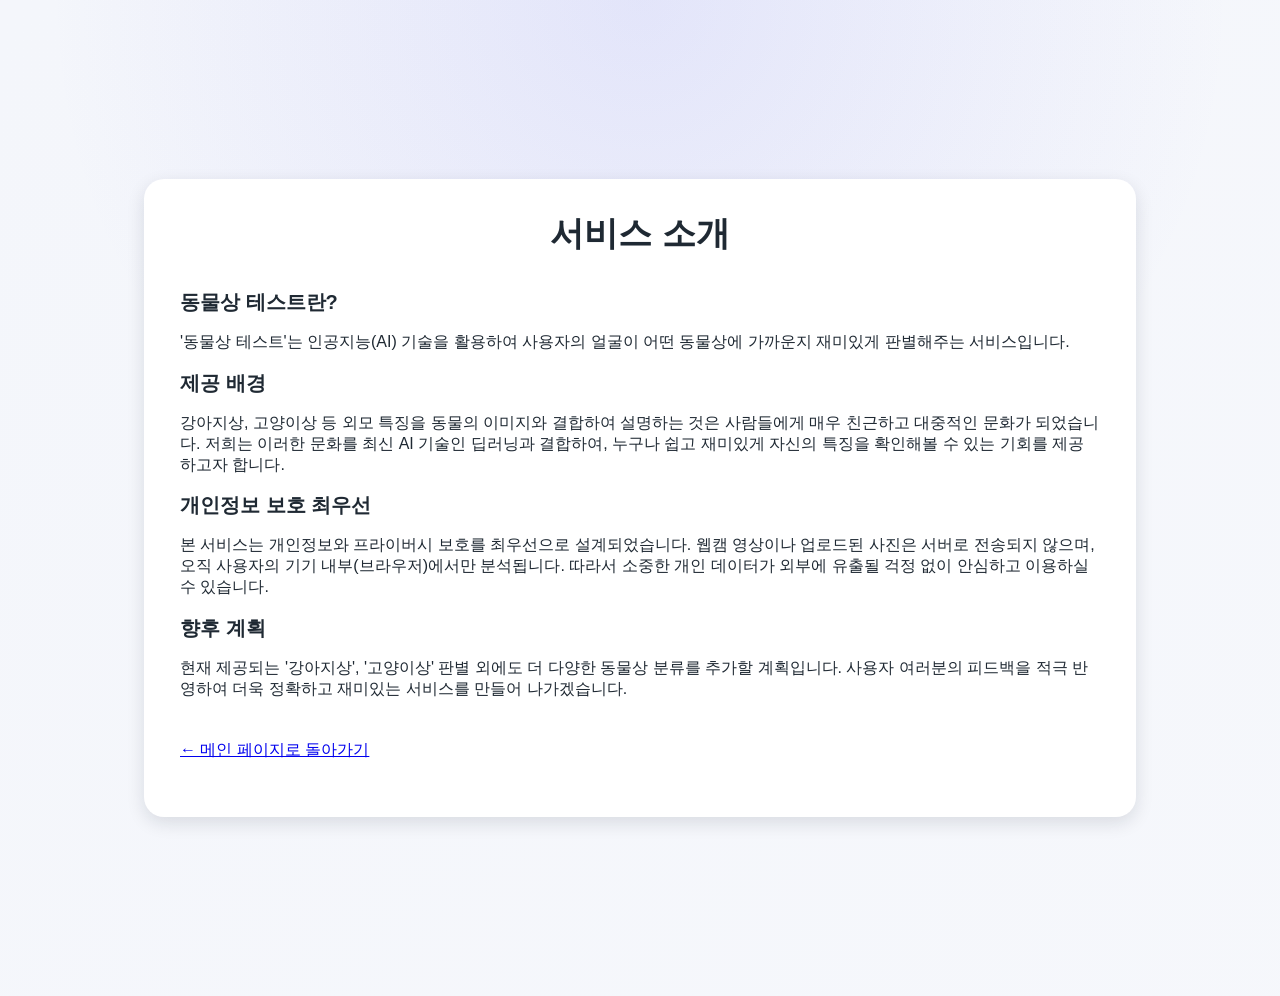
<file: about.html>
<!DOCTYPE html>
<html lang="ko">
<head>
  <meta charset="UTF-8">
  <meta name="viewport" content="width=device-width, initial-scale=1.0">
  <meta name="google-adsense-account" content="ca-pub-6574337438506119">
  <script async src="https://pagead2.googlesyndication.com/pagead/js/adsbygoogle.js?client=ca-pub-6574337438506119" crossorigin="anonymous"></script>
  <title>소개 - 동물상 테스트</title>
  <link rel="stylesheet" href="style.css">
</head>
<body>
  <div class="container">
    <div class="header">
      <h1>서비스 소개</h1>
    </div>
    <div class="content" style="text-align: left;">
      <h2>동물상 테스트란?</h2>
      <p>'동물상 테스트'는 인공지능(AI) 기술을 활용하여 사용자의 얼굴이 어떤 동물상에 가까운지 재미있게 판별해주는 서비스입니다.</p>
      
      <h2>제공 배경</h2>
      <p>강아지상, 고양이상 등 외모 특징을 동물의 이미지와 결합하여 설명하는 것은 사람들에게 매우 친근하고 대중적인 문화가 되었습니다. 저희는 이러한 문화를 최신 AI 기술인 딥러닝과 결합하여, 누구나 쉽고 재미있게 자신의 특징을 확인해볼 수 있는 기회를 제공하고자 합니다.</p>
      
      <h2>개인정보 보호 최우선</h2>
      <p>본 서비스는 개인정보와 프라이버시 보호를 최우선으로 설계되었습니다. 웹캠 영상이나 업로드된 사진은 서버로 전송되지 않으며, 오직 사용자의 기기 내부(브라우저)에서만 분석됩니다. 따라서 소중한 개인 데이터가 외부에 유출될 걱정 없이 안심하고 이용하실 수 있습니다.</p>
      
      <h2>향후 계획</h2>
      <p>현재 제공되는 '강아지상', '고양이상' 판별 외에도 더 다양한 동물상 분류를 추가할 계획입니다. 사용자 여러분의 피드백을 적극 반영하여 더욱 정확하고 재미있는 서비스를 만들어 나가겠습니다.</p>
      
      <p style="margin-top: 40px;"><a href="index.html">← 메인 페이지로 돌아가기</a></p>
    </div>
  </div>
</body>
</html>
</file>
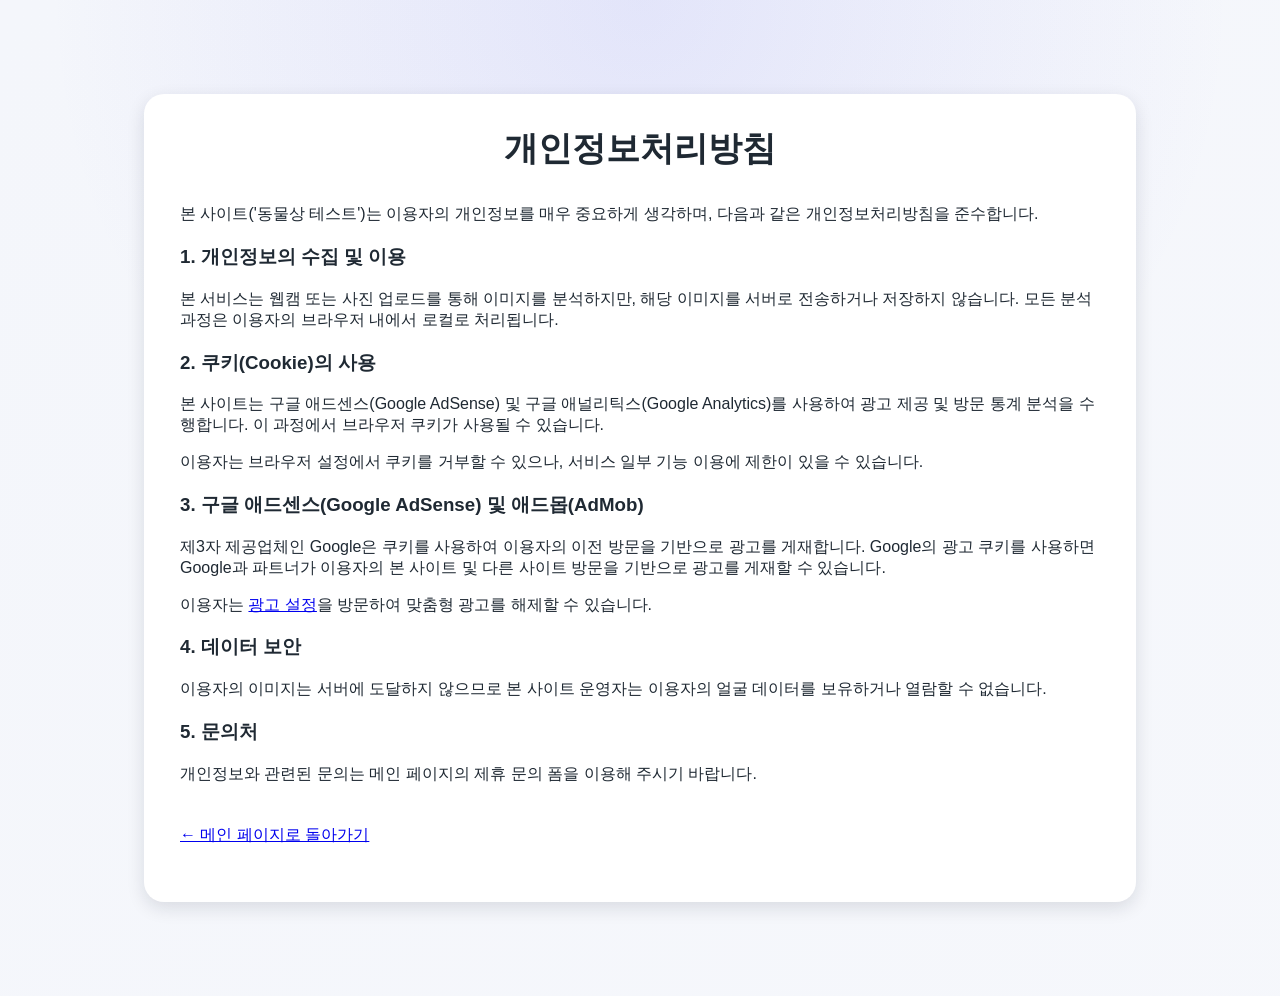
<file: privacy.html>
<!DOCTYPE html>
<html lang="ko">
<head>
  <meta charset="UTF-8">
  <meta name="viewport" content="width=device-width, initial-scale=1.0">
  <meta name="google-adsense-account" content="ca-pub-6574337438506119">
  <script async src="https://pagead2.googlesyndication.com/pagead/js/adsbygoogle.js?client=ca-pub-6574337438506119" crossorigin="anonymous"></script>
  <title>개인정보처리방침 - 동물상 테스트</title>
  <link rel="stylesheet" href="style.css">
</head>
<body>
  <div class="container">
    <div class="header">
      <h1>개인정보처리방침</h1>
    </div>
    <div class="content" style="text-align: left;">
      <p>본 사이트('동물상 테스트')는 이용자의 개인정보를 매우 중요하게 생각하며, 다음과 같은 개인정보처리방침을 준수합니다.</p>
      
      <h3>1. 개인정보의 수집 및 이용</h3>
      <p>본 서비스는 웹캠 또는 사진 업로드를 통해 이미지를 분석하지만, 해당 이미지를 서버로 전송하거나 저장하지 않습니다. 모든 분석 과정은 이용자의 브라우저 내에서 로컬로 처리됩니다.</p>
      
      <h3>2. 쿠키(Cookie)의 사용</h3>
      <p>본 사이트는 구글 애드센스(Google AdSense) 및 구글 애널리틱스(Google Analytics)를 사용하여 광고 제공 및 방문 통계 분석을 수행합니다. 이 과정에서 브라우저 쿠키가 사용될 수 있습니다.</p>
      <p>이용자는 브라우저 설정에서 쿠키를 거부할 수 있으나, 서비스 일부 기능 이용에 제한이 있을 수 있습니다.</p>
      
      <h3>3. 구글 애드센스(Google AdSense) 및 애드몹(AdMob)</h3>
      <p>제3자 제공업체인 Google은 쿠키를 사용하여 이용자의 이전 방문을 기반으로 광고를 게재합니다. Google의 광고 쿠키를 사용하면 Google과 파트너가 이용자의 본 사이트 및 다른 사이트 방문을 기반으로 광고를 게재할 수 있습니다.</p>
      <p>이용자는 <a href="https://adssettings.google.com/authenticated">광고 설정</a>을 방문하여 맞춤형 광고를 해제할 수 있습니다.</p>
      
      <h3>4. 데이터 보안</h3>
      <p>이용자의 이미지는 서버에 도달하지 않으므로 본 사이트 운영자는 이용자의 얼굴 데이터를 보유하거나 열람할 수 없습니다.</p>
      
      <h3>5. 문의처</h3>
      <p>개인정보와 관련된 문의는 메인 페이지의 제휴 문의 폼을 이용해 주시기 바랍니다.</p>
      
      <p style="margin-top: 40px;"><a href="index.html">← 메인 페이지로 돌아가기</a></p>
    </div>
  </div>
</body>
</html>
</file>
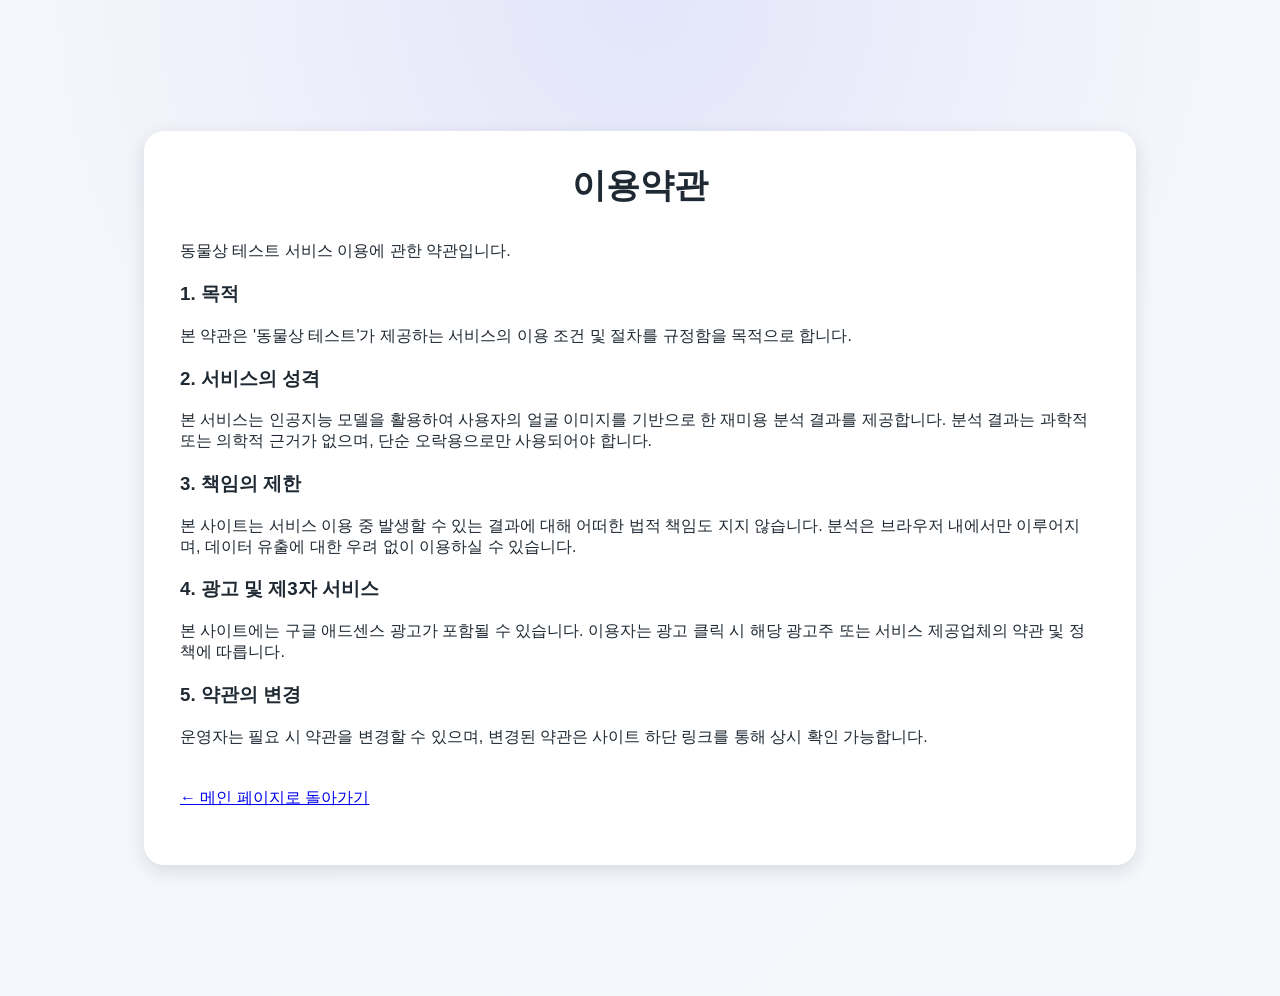
<file: terms.html>
<!DOCTYPE html>
<html lang="ko">
<head>
  <meta charset="UTF-8">
  <meta name="viewport" content="width=device-width, initial-scale=1.0">
  <meta name="google-adsense-account" content="ca-pub-6574337438506119">
  <script async src="https://pagead2.googlesyndication.com/pagead/js/adsbygoogle.js?client=ca-pub-6574337438506119" crossorigin="anonymous"></script>
  <title>이용약관 - 동물상 테스트</title>
  <link rel="stylesheet" href="style.css">
</head>
<body>
  <div class="container">
    <div class="header">
      <h1>이용약관</h1>
    </div>
    <div class="content" style="text-align: left;">
      <p>동물상 테스트 서비스 이용에 관한 약관입니다.</p>
      
      <h3>1. 목적</h3>
      <p>본 약관은 '동물상 테스트'가 제공하는 서비스의 이용 조건 및 절차를 규정함을 목적으로 합니다.</p>
      
      <h3>2. 서비스의 성격</h3>
      <p>본 서비스는 인공지능 모델을 활용하여 사용자의 얼굴 이미지를 기반으로 한 재미용 분석 결과를 제공합니다. 분석 결과는 과학적 또는 의학적 근거가 없으며, 단순 오락용으로만 사용되어야 합니다.</p>
      
      <h3>3. 책임의 제한</h3>
      <p>본 사이트는 서비스 이용 중 발생할 수 있는 결과에 대해 어떠한 법적 책임도 지지 않습니다. 분석은 브라우저 내에서만 이루어지며, 데이터 유출에 대한 우려 없이 이용하실 수 있습니다.</p>
      
      <h3>4. 광고 및 제3자 서비스</h3>
      <p>본 사이트에는 구글 애드센스 광고가 포함될 수 있습니다. 이용자는 광고 클릭 시 해당 광고주 또는 서비스 제공업체의 약관 및 정책에 따릅니다.</p>
      
      <h3>5. 약관의 변경</h3>
      <p>운영자는 필요 시 약관을 변경할 수 있으며, 변경된 약관은 사이트 하단 링크를 통해 상시 확인 가능합니다.</p>
      
      <p style="margin-top: 40px;"><a href="index.html">← 메인 페이지로 돌아가기</a></p>
    </div>
  </div>
</body>
</html>
</file>
<file: style.css>
:root {
    --bg: #f4f6fb;
    --text: #1f2933;
    --card: #ffffff;
    --muted: #6b7280;
    --button-bg: #4CAF50;
    --button-bg-hover: #45a049;
    --button-text: #ffffff;
    --shadow: 0 6px 18px rgba(15, 23, 42, 0.12);
    --number-text: #111111;
}

body[data-theme="dark"] {
    --bg: #0f172a;
    --text: #e2e8f0;
    --card: #111827;
    --muted: #94a3b8;
    --button-bg: #22c55e;
    --button-bg-hover: #16a34a;
    --button-text: #0b1120;
    --shadow: 0 10px 24px rgba(0, 0, 0, 0.45);
    --number-text: #0b0b0b;
}

body {
    font-family: sans-serif;
    display: flex;
    justify-content: center;
    align-items: center;
    min-height: 100vh;
    background: radial-gradient(circle at top, rgba(99, 102, 241, 0.12), transparent 50%),
        linear-gradient(135deg, var(--bg), color-mix(in srgb, var(--bg) 85%, #ffffff));
    color: var(--text);
    transition: background-color 0.25s ease, color 0.25s ease;
    padding: 40px 16px;
}

.container {
    text-align: center;
    padding: 32px 36px 40px;
    background-color: var(--card);
    border-radius: 20px;
    box-shadow: var(--shadow);
    width: min(920px, 100%);
    transition: background-color 0.25s ease, box-shadow 0.25s ease;
}

.header {
    display: flex;
    align-items: center;
    justify-content: center;
    gap: 16px;
    flex-wrap: wrap;
    margin-bottom: 8px;
}

#theme-toggle {
    border: 1px solid color-mix(in srgb, var(--text) 20%, transparent);
    background: transparent;
    color: var(--text);
    padding: 8px 14px;
    border-radius: 999px;
    font-size: 14px;
    cursor: pointer;
    transition: border-color 0.2s ease, color 0.2s ease, background-color 0.2s ease;
}

#theme-toggle:hover {
    background-color: color-mix(in srgb, var(--text) 10%, transparent);
}

.eyebrow {
    font-size: 12px;
    letter-spacing: 0.2em;
    text-transform: uppercase;
    color: var(--muted);
    margin: 0 0 6px;
}

h1 {
    font-size: 34px;
    margin: 0;
    color: var(--text);
}

.subtitle {
    color: var(--muted);
    margin: 6px 0 24px;
}

.nav {
    display: flex;
    flex-wrap: wrap;
    gap: 12px;
    justify-content: center;
    margin-bottom: 28px;
}

.nav a {
    text-decoration: none;
    color: var(--text);
    font-size: 14px;
    padding: 6px 10px;
    border-radius: 999px;
    border: 1px solid color-mix(in srgb, var(--text) 10%, transparent);
}

.nav a:hover {
    background-color: color-mix(in srgb, var(--text) 8%, transparent);
}

.tester {
    display: grid;
    grid-template-columns: repeat(auto-fit, minmax(260px, 1fr));
    gap: 20px;
    margin-bottom: 28px;
}

.camera-card,
.result-card,
.upload-card {
    padding: 20px;
    border-radius: 16px;
    background-color: color-mix(in srgb, var(--card) 92%, #ffffff);
    border: 1px solid color-mix(in srgb, var(--text) 8%, transparent);
    box-shadow: var(--shadow);
    text-align: left;
}

.webcam {
    width: 100%;
    aspect-ratio: 1 / 1;
    background: color-mix(in srgb, var(--bg) 90%, #000000);
    border-radius: 16px;
    overflow: hidden;
    display: grid;
    place-items: center;
}

.image-preview {
    width: 100%;
    aspect-ratio: 1 / 1;
    border-radius: 16px;
    background: color-mix(in srgb, var(--bg) 90%, #000000);
    border: 1px dashed color-mix(in srgb, var(--text) 25%, transparent);
    display: grid;
    place-items: center;
    color: var(--muted);
    font-size: 14px;
    overflow: hidden;
}

.image-preview img {
    width: 100%;
    height: 100%;
    object-fit: cover;
}

#image-input {
    margin-top: 12px;
}

.controls {
    display: flex;
    gap: 12px;
    margin-top: 16px;
}

.controls button {
    flex: 1;
    padding: 12px 14px;
    border-radius: 10px;
    border: none;
    cursor: pointer;
    font-size: 14px;
    background-color: var(--button-bg);
    color: var(--button-text);
}

.controls button:hover:not(:disabled) {
    background-color: var(--button-bg-hover);
}

.controls button:disabled {
    opacity: 0.5;
    cursor: not-allowed;
}

.hint {
    margin-top: 12px;
    color: var(--muted);
    font-size: 12px;
}

.consent {
    display: flex;
    gap: 8px;
    align-items: flex-start;
    margin-top: 12px;
    color: var(--muted);
    font-size: 12px;
}

.consent input {
    margin-top: 2px;
}

.result-card h2 {
    margin-top: 0;
    font-size: 20px;
}

.result-main {
    font-size: 26px;
    font-weight: 700;
    margin: 12px 0 16px;
}

.label-list {
    display: grid;
    gap: 8px;
    color: var(--text);
    font-size: 14px;
}

.content {
    margin-top: 32px;
    text-align: left;
}

.content h2 {
    margin-bottom: 12px;
    font-size: 20px;
}

.content p {
    color: var(--text);
}

.bullets,
.steps {
    margin: 12px 0 0;
    padding-left: 18px;
    color: var(--muted);
}

.qa {
    margin-bottom: 12px;
    padding: 12px 14px;
    border-radius: 12px;
    background-color: color-mix(in srgb, var(--card) 94%, #ffffff);
    border: 1px solid color-mix(in srgb, var(--text) 8%, transparent);
}

.qa h3 {
    margin: 0 0 6px;
    font-size: 16px;
}

.qa p {
    margin: 0;
    color: var(--muted);
}

.contact {
    margin-top: 36px;
    text-align: left;
    color: var(--text);
}

.contact h2 {
    font-size: 20px;
    margin-bottom: 12px;
}

.contact form {
    display: grid;
    gap: 12px;
}

.contact input,
.contact textarea {
    padding: 12px 14px;
    border-radius: 10px;
    border: 1px solid color-mix(in srgb, var(--text) 18%, transparent);
    background-color: color-mix(in srgb, var(--card) 92%, #ffffff);
    color: var(--text);
    font-size: 14px;
}

.contact input:focus,
.contact textarea:focus {
    outline: 2px solid color-mix(in srgb, var(--button-bg) 65%, transparent);
    border-color: transparent;
}

.contact button {
    justify-self: start;
    padding: 12px 18px;
    border-radius: 10px;
    border: none;
    cursor: pointer;
    background-color: var(--button-bg);
    color: var(--button-text);
    font-size: 14px;
}

.contact button:hover {
    background-color: var(--button-bg-hover);
}

.comments {
    margin-top: 36px;
    text-align: left;
    color: var(--text);
}

.comments h2 {
    font-size: 20px;
    margin-bottom: 12px;
}
</file>
